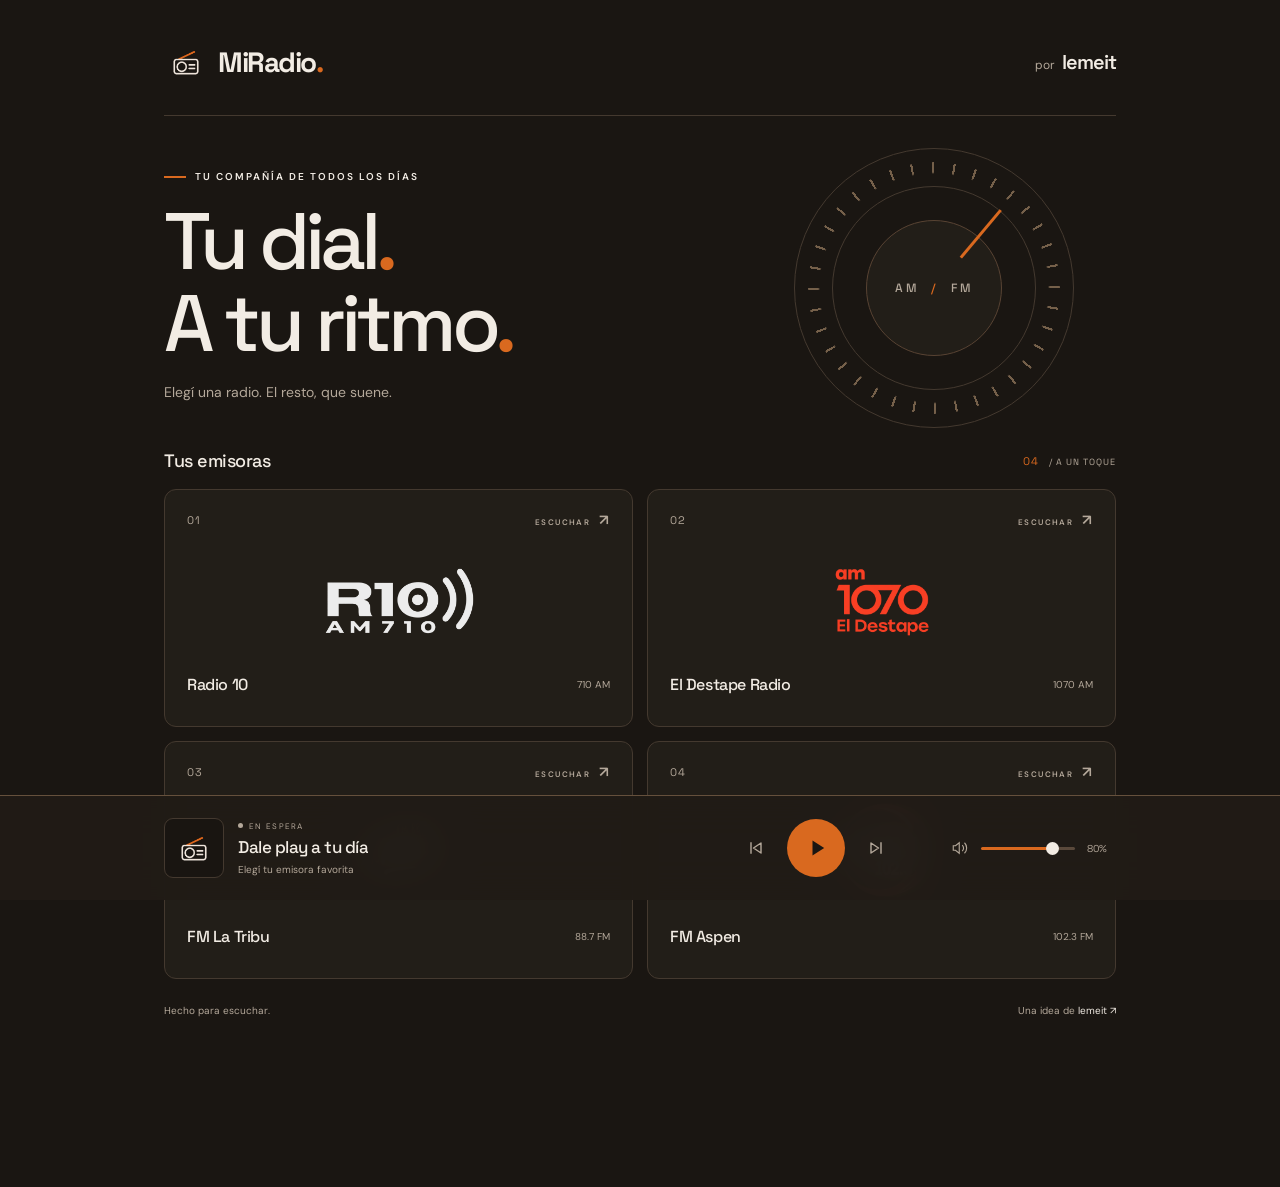
<file: index.html>
<!doctype html>
<html lang="es-AR">
<head>
<meta charset="utf-8">
<meta name="viewport" content="width=device-width, initial-scale=1, viewport-fit=cover">
<meta name="theme-color" content="#1a1612">
<meta name="description" content="Tus radios, a un toque. MiRadio por Lemeit.">
<meta name="mobile-web-app-capable" content="yes">
<meta name="apple-mobile-web-app-capable" content="yes">
<meta name="apple-mobile-web-app-status-bar-style" content="black-translucent">
<meta name="apple-mobile-web-app-title" content="MiRadio">
<title>MiRadio · Lemeit</title>
<link rel="manifest" href="./manifest.json">
<link rel="icon" type="image/png" href="./icon-192.png">
<link rel="apple-touch-icon" href="./icon-180.png">
<link rel="stylesheet" href="./styles.css">
<script src="./hls.min.js" defer></script>
<script src="./app.js" defer></script>
</head>
<body data-playback="off">
<div class="shell">
  <header class="topbar">
    <a class="brand" href="./" aria-label="MiRadio, inicio"><img src="./assets/miradio-mark-v2.png" width="44" height="44" alt=""><span>MiRadio<span class="brand-dot">.</span></span></a>
    <span class="signature">por <strong>lemeit</strong></span>
  </header>
  <main>
    <section class="intro" aria-labelledby="pageTitle">
      <p class="eyebrow"><span class="tiny-line"></span> TU COMPAÑÍA DE TODOS LOS DÍAS</p>
      <h1 id="pageTitle">Tu dial<span>.</span><br>A tu ritmo<span>.</span></h1>
      <p class="intro-copy">Elegí una radio. El resto, que suene.</p>
      <div class="dial" aria-hidden="true"><div class="dial-ticks"></div><span class="dial-pointer"></span><span class="dial-label">AM <i>/</i> FM</span></div>
    </section>
    <div id="offlineBar" role="status">Estás sin conexión. La radio necesita internet para transmitir.</div>
    <aside id="installBanner" aria-label="Instalar MiRadio"><span class="install-txt"><strong>Tu radio, siempre a mano.</strong><span>Agregá MiRadio a tu pantalla de inicio.</span></span><button id="installBtn" class="install-btn" type="button">Instalar</button><button id="dismissBtn" class="icon-btn" type="button" aria-label="Cerrar sugerencia de instalación">×</button></aside>
    <section class="stations" aria-labelledby="stationsTitle"><div class="section-heading"><h2 id="stationsTitle">Tus emisoras</h2><span>04 <span class="muted">/ A UN TOQUE</span></span></div><div id="grid" class="grid"></div></section>
  </main>
  <footer class="footer"><span>Hecho para escuchar.</span><span>Una idea de <a href="https://lemeit.ar" target="_blank" rel="noopener noreferrer">lemeit ↗</a></span></footer>
</div>
<section class="player" aria-label="Reproductor de radio"><div class="player-inner">
  <div class="now-playing"><div class="player-art-wrap"><img id="playerArt" class="player-art brand-art" src="./assets/miradio-mark-v2.png" alt=""></div><div class="now-info"><p class="now-status" role="status"><span id="dot" class="dot"></span><span id="pillTxt">en espera</span></p><h2 id="stationTitle">Dale play a tu día</h2><p id="stationFreq">Elegí tu emisora favorita</p></div></div>
  <div class="transport">
    <button class="icon-btn skip" id="prevBtn" type="button" aria-label="Emisora anterior"><svg viewBox="0 0 24 24" aria-hidden="true"><path d="M6 5v14M18 6l-9 6 9 6Z"/></svg></button>
    <button class="btn-play" id="playBtn" type="button" aria-label="Reproducir radio" aria-pressed="false"></button>
    <button class="icon-btn skip" id="nextBtn" type="button" aria-label="Emisora siguiente"><svg viewBox="0 0 24 24" aria-hidden="true"><path d="M18 5v14M6 6l9 6-9 6Z"/></svg></button>
  </div>
  <div class="volume"><svg viewBox="0 0 24 24" aria-hidden="true"><path d="M11 5 6 9H3v6h3l5 4V5ZM15 8a6 6 0 0 1 0 8M18 5a10 10 0 0 1 0 14"/></svg><label class="sr-only" for="vol">Volumen</label><input id="vol" type="range" min="0" max="100" value="80"><output id="volValue" for="vol">80%</output></div>
</div></section>
<audio id="aud" preload="none"></audio>
</body>
</html>
</file>
<file: styles.css>
@import url('https://fonts.googleapis.com/css2?family=DM+Sans:wght@400;500;600;700&family=Space+Grotesk:wght@400;500;600;700&display=swap');
:root {
  color-scheme:dark;
  --bg:#1a1612;
  --surface:#221e18;
  --cream:#f2ece4;
  --muted:#b4a89a;
  --orange:#d9691f;
  --line:#44392f;
  --font:'DM Sans',system-ui,sans-serif;
  --display:'Space Grotesk',system-ui,sans-serif
}

* {
  box-sizing:border-box
}
body {
  margin:0;
  background:var(--bg);
  color:var(--cream);
  font-family:var(--font);
  -webkit-font-smoothing:antialiased
}
button,input,a {
  -webkit-tap-highlight-color:transparent
}
button,input {
  font:inherit
}
button {
  color:inherit;
  cursor:pointer;
  touch-action:manipulation
}
a {
  color:inherit
}
button:focus-visible,a:focus-visible,input:focus-visible {
  outline:3px solid var(--orange);
  outline-offset:5px
}
.shell {
  max-width:1040px;
  margin:auto;
  padding:0 44px calc(170px + env(safe-area-inset-bottom))
}
.topbar {
  height:108px;
  display:flex;
  align-items:center;
  justify-content:space-between;
  border-bottom:1px solid var(--line)
}
.brand {
  display:flex;
  align-items:center;
  gap:10px;
  text-decoration:none;
  font-family:var(--display);
  font-size:28px;
  font-weight:700;
  letter-spacing:-1.5px
}
.brand img {
  object-fit:contain
}
.brand-dot {
  color:var(--orange)
}
.signature {
  font-size:12px;
  color:var(--muted);
  display:flex;
  align-items:baseline;
  gap:7px
}
.signature strong {
  font:600 20px var(--display);
  letter-spacing:-1px;
  color:var(--cream)
}
.intro {
  position:relative;
  padding:46px 0 40px;
  overflow:hidden
}
.eyebrow {
  margin:0 0 18px;
  font-size:10px;
  letter-spacing:2px;
  font-weight:600;
  display:flex;
  gap:9px;
  align-items:center
}
.tiny-line {
  width:22px;
  height:2px;
  background:var(--orange)
}
h1 {
  font:500 clamp(48px,7.5vw,80px)/1.02 var(--display);
  letter-spacing:-5px;
  margin:0
}
h1>span {
  color:var(--orange)
}
.intro-copy {
  font-size:14px;
  color:var(--muted);
  margin:19px 0 0
}
.dial {
  position:absolute;
  width:280px;
  height:280px;
  right:42px;
  top:32px;
  border:1px solid var(--line);
  border-radius:50%;
  display:grid;
  place-items:center
}
.dial:before {
  content:'';
  position:absolute;
  inset:37px;
  border:1px solid var(--line);
  border-radius:50%
}
.dial:after {
  content:'';
  position:absolute;
  inset:71px;
  border:1px solid #584333;
  border-radius:50%;
  background:var(--surface)
}
.dial-ticks {
  position:absolute;
  inset:13px;
  border-radius:50%;
  background:repeating-conic-gradient(from -1deg,#75604a 0deg 1deg,transparent 1deg 10deg);
  mask:radial-gradient(transparent 64%,#000 65%)
}
.dial-pointer {
  position:absolute;
  z-index:1;
  background:var(--orange);
  height:62px;
  width:3px;
  top:37px;
  transform:rotate(40deg);
  transform-origin:50% 103px
}
.dial-label {
  z-index:2;
  color:var(--muted);
  font:500 12px var(--display);
  letter-spacing:3px
}
.dial-label i {
  color:var(--orange);
  font-style:normal;
  margin:0 6px
}
.section-heading {
  display:flex;
  align-items:center;
  justify-content:space-between;
  margin:0 0 17px
}
.section-heading h2 {
  font:500 18px var(--display);
  margin:0;
  letter-spacing:-.5px
}
.section-heading>span {
  font:11px var(--display);
  letter-spacing:1px;
  color:var(--orange)
}
.muted {
  color:var(--muted);
  font-size:9px;
  margin-left:6px
}
.grid {
  display:grid;
  grid-template-columns:repeat(2,minmax(0,1fr));
  gap:14px
}
.tile {
  position:relative;
  display:flex;
  flex-direction:column;
  align-items:stretch;
  min-height:222px;
  border:1px solid var(--line);
  border-radius:12px;
  padding:20px 22px;
  background:var(--surface);
  text-align:left;
  transition:background .2s,border-color .2s,transform .2s;
  overflow:hidden
}
.tile:hover {
  border-color:#80634d;
  background:#2a231c;
  transform:translateY(-2px)
}
.tile.active {
  border-color:var(--orange);
  background:#302218
}
.tile-top,.tile-bottom {
  display:flex;
  align-items:center;
  justify-content:space-between;
  gap:12px
}
.station-number {
  font:11px var(--display);
  color:var(--muted);
  letter-spacing:1px
}
.tile-state {
  font-size:8px;
  letter-spacing:1.4px;
  color:var(--muted);
  font-weight:600
}
.tile-state span {
  font-size:15px;
  margin-left:5px
}
.tile.active .tile-state {
  color:#f59b5e
}
.tile-logo-wrap {
  height:128px;
  display:flex;
  align-items:center;
  justify-content:center;
  padding:15px 15px 20px
}
.tile-logo {
  display:block;
  width:145px;
  height:90px;
  object-fit:contain
}
.tile.radio10 .tile-logo {
  width:170px;
  filter:brightness(0) invert(.93)
}
.tile.destape .tile-logo {
  width:90px;
  height:90px;
  border-radius:50%
}
.tile.tribu .tile-logo {
  width:100px;
  height:100px;
  border-radius:50%;
  mix-blend-mode:screen
}
.tile.aspen .tile-logo {
  width:106px;
  height:100px;
  mix-blend-mode:screen
}
.station-name {
  font:500 16px var(--display);
  letter-spacing:-.4px
}
.tile-freq {
  font-size:10px;
  color:var(--muted);
  white-space:nowrap
}
.tile-wave {
  position:absolute;
  bottom:51px;
  right:23px;
  display:flex;
  align-items:center;
  gap:3px;
  height:15px;
  opacity:0
}
.tile-wave i {
  display:block;
  width:2px;
  height:3px;
  background:var(--orange);
  border-radius:1px
}
body[data-playback=on] .tile.active .tile-wave {
  opacity:1
}
.footer {
  display:flex;
  justify-content:space-between;
  gap:12px;
  margin-top:25px;
  color:var(--muted);
  font-size:10px
}
.footer a {
  text-decoration:none;
  color:var(--cream)
}

.player {
  position:fixed;
  bottom:0;
  left:0;
  right:0;
  background:#211c16f5;
  border-top:1px solid #65503c;
  backdrop-filter:blur(20px);
  padding:22px 30px calc(22px + env(safe-area-inset-bottom));
  z-index:10
}
.player-inner {
  max-width:952px;
  margin:auto;
  display:flex;
  align-items:center;
  gap:30px
}
.now-playing {
  display:flex;
  align-items:center;
  gap:14px;
  flex:1;
  min-width:0
}
.player-art-wrap {
  flex:none;
  width:60px;
  height:60px;
  border:1px solid var(--line);
  border-radius:9px;
  background:#191511;
  display:grid;
  place-items:center;
  overflow:hidden
}
.player-art {
  width:44px;
  height:44px;
  object-fit:contain
}
.player-art.destape,.player-art.tribu {
  border-radius:50%
}
.player-art.radio10 {
  filter:brightness(0) invert(.93)
}
.player-art.aspen,.player-art.tribu {
  mix-blend-mode:screen
}
.now-info {
  min-width:0
}
.now-status {
  display:flex;
  align-items:center;
  gap:6px;
  font-size:8px;
  letter-spacing:1.3px;
  text-transform:uppercase;
  color:var(--muted);
  margin:0 0 5px
}
.dot {
  width:5px;
  height:5px;
  background:var(--muted);
  border-radius:50%;
  flex:none
}
.dot.on {
  background:var(--orange);
  box-shadow:0 0 0 3px #d9691f20
}
.dot.buf {
  background:#e4af6d;
  animation:blink 1s infinite
}
.dot.err {
  background:#f1816b
}
.now-info h2 {
  font:500 17px var(--display);
  letter-spacing:-.5px;
  margin:0;
  white-space:nowrap;
  overflow:hidden;
  text-overflow:ellipsis
}
.now-info>p:last-child {
  font-size:10px;
  color:var(--muted);
  margin:5px 0 0
}
.transport {
  display:flex;
  align-items:center;
  gap:10px
}
.icon-btn {
  display:grid;
  place-items:center;
  width:42px;
  height:42px;
  border:0;
  background:transparent;
  border-radius:50%;
  color:var(--muted);
  font-size:22px
}
.icon-btn:hover {
  color:var(--cream);
  background:#ffffff08
}
.icon-btn svg {
  width:20px;
  height:20px;
  fill:none;
  stroke:currentColor;
  stroke-width:1.7;
  stroke-linejoin:round
}
.btn-play {
  width:58px;
  height:58px;
  display:grid;
  place-items:center;
  border:0;
  border-radius:50%;
  background:var(--orange);
  color:#1a1612;
  transition:transform .15s,background .15s
}
.btn-play:hover {
  background:#ee863e
}
.btn-play:active {
  transform:scale(.94)
}
.btn-play svg {
  width:28px;
  height:28px
}
.volume {
  display:flex;
  align-items:center;
  gap:10px;
  width:165px;
  margin-left:24px
}
.volume svg {
  width:18px;
  height:18px;
  fill:none;
  stroke:var(--muted);
  stroke-width:1.5;
  flex:none
}
.volume output {
  font:10px var(--display);
  color:var(--muted);
  min-width:29px
}
.volume input {
  width:100%;
  min-width:0;
  appearance:none;
  height:3px;
  border-radius:2px;
  background:linear-gradient(to right,var(--orange) var(--volume,80%),#5a493b var(--volume,80%));
  cursor:pointer
}
.volume input::-webkit-slider-thumb {
  appearance:none;
  height:13px;
  width:13px;
  background:var(--cream);
  border-radius:50%
}
.volume input::-moz-range-thumb {
  height:13px;
  width:13px;
  background:var(--cream);
  border:0;
  border-radius:50%
}
.sr-only {
  position:absolute;
  width:1px;
  height:1px;
  padding:0;
  margin:-1px;
  overflow:hidden;
  clip:rect(0,0,0,0);
  white-space:nowrap;
  border:0
}
#offlineBar {
  display:none;
  border-left:2px solid #f1816b;
  padding:12px 14px;
  margin-bottom:22px;
  font-size:12px;
  background:#f1816b0d;
  color:#f4b4a7
}
#offlineBar.show {
  display:block
}
#installBanner {
  display:none;
  align-items:center;
  gap:12px;
  margin:0 0 23px;
  padding:14px;
  border:1px solid #5e4028;
  border-radius:10px;
  background:#302218
}
#installBanner.show {
  display:flex
}
.install-txt {
  flex:1
}
.install-txt strong,.install-txt span {
  display:block
}
.install-txt strong {
  font-size:12px;
  font-weight:500
}
.install-txt span {
  font-size:10px;
  color:var(--muted);
  margin-top:4px
}
.install-btn {
  border:1px solid #95603b;
  border-radius:6px;
  background:transparent;
  padding:9px 12px;
  font-size:11px
}
.install-btn:hover {
  background:#d9691f20
}
#installBanner .icon-btn {
  width:28px;
  height:30px;
  flex:none
}
audio {
  display:none
}
@keyframes blink {
  50% {
  opacity:.3
}

}

@media(min-width:1200px) {
  .shell {
  padding-top:8px
}
.intro {
  padding-top:54px;
  padding-bottom:48px
}
.tile {
  min-height:238px
}
.tile-logo-wrap {
  height:144px
}

}

@media(max-width:700px) {
  .shell {
  padding:0 22px calc(210px + env(safe-area-inset-bottom))
}
.topbar {
  height:80px
}
.brand {
  font-size:25px
}
.brand img {
  width:37px;
  height:37px
}
.signature strong {
  font-size:17px
}
.intro {
  padding:31px 0 29px
}
.eyebrow {
  font-size:8px;
  letter-spacing:1.2px;
  gap:7px;
  margin-bottom:15px
}
h1 {
  font-size:54px;
  letter-spacing:-3.5px
}
.intro-copy {
  font-size:12px;
  margin-top:15px
}
.dial {
  width:153px;
  height:153px;
  right:-62px;
  top:64px;
  opacity:.65
}
.dial:before {
  inset:23px
}
.dial:after {
  inset:44px
}
.dial-ticks {
  inset:8px
}
.dial-pointer {
  height:34px;
  top:20px;
  transform-origin:50% 56px
}
.dial-label {
  font-size:7px;
  letter-spacing:1px
}
.dial-label i {
  margin:0 2px
}
.section-heading {
  margin-bottom:13px
}
.section-heading h2 {
  font-size:16px
}
.grid {
  gap:10px
}
.tile {
  min-height:184px;
  padding:14px 13px;
  border-radius:10px
}
.tile-top {
  gap:5px
}
.station-number {
  font-size:9px
}
.tile-state {
  font-size:6.5px;
  letter-spacing:.8px
}
.tile-state span {
  font-size:12px
}
.tile-logo-wrap {
  height:105px;
  padding:12px 7px 15px
}
.tile.radio10 .tile-logo {
  width:126px;
  height:74px
}
.tile.destape .tile-logo {
  width:74px;
  height:74px
}
.tile.tribu .tile-logo {
  width:80px;
  height:80px
}
.tile.aspen .tile-logo {
  width:87px;
  height:80px
}
.tile-bottom {
  display:block
}
.station-name {
  display:block;
  font-size:14px
}
.tile-freq {
  display:block;
  font-size:9px;
  margin-top:4px
}
.tile-wave {
  bottom:21px;
  right:14px
}
.footer {
  margin-top:21px;
  font-size:9px
}
.player {
  padding:15px 22px calc(15px + env(safe-area-inset-bottom))
}
.player-inner {
  display:grid;
  grid-template-columns:minmax(0,1fr) auto;
  gap:14px 10px
}
.player-art-wrap {
  width:46px;
  height:46px
}
.player-art {
  width:34px;
  height:34px
}
.now-playing {
  gap:10px
}
.now-info h2 {
  font-size:14px
}
.now-info>p:last-child {
  font-size:9px
}
.now-status {
  font-size:7px
}
.transport {
  gap:0
}
.btn-play {
  width:46px;
  height:46px
}
.btn-play svg {
  width:25px;
  height:25px
}
.skip {
  width:30px;
  height:42px
}
.skip svg {
  width:17px;
  height:17px
}
.volume {
  grid-column:1/-1;
  margin-left:0;
  width:100%;
  gap:13px
}
.volume input {
  height:3px
}
.volume svg {
  width:15px;
  height:15px
}
.volume output {
  font-size:9px
}
.volume input::-webkit-slider-thumb {
  height:14px;
  width:14px
}
#installBanner {
  gap:8px;
  padding:10px
}
.install-txt strong {
  font-size:10px
}
.install-txt span {
  font-size:9px
}
.install-btn {
  font-size:10px;
  padding:9px
}

}

@media(max-width:350px) {
  .shell {
  padding-left:16px;
  padding-right:16px
}
.tile {
  padding:12px 10px
}
.tile.radio10 .tile-logo {
  width:108px
}
.station-name {
  font-size:12px
}
.tile-state {
  font-size:6px
}
.player {
  padding-left:16px;
  padding-right:16px
}
.now-info h2 {
  font-size:12px
}
h1 {
  font-size:48px
}
.signature {
  font-size:10px
}

}

@media(max-height:740px) and (max-width:700px) {
  .intro {
  padding-top:23px;
  padding-bottom:23px
}
h1 {
  font-size:46px
}
.eyebrow {
  margin-bottom:12px
}
.tile {
  min-height:164px
}
.tile-logo-wrap {
  height:86px
}
.tile.destape .tile-logo {
  height:64px;
  width:64px
}
.tile.tribu .tile-logo {
  height:70px;
  width:70px
}
.tile.aspen .tile-logo {
  height:70px
}
.tile.radio10 .tile-logo {
  height:64px
}
.topbar {
  height:70px
}

}

.tile.destape .tile-logo {
  width:116px;
  height:100px;
  border-radius:0
}
.player-art.destape {
  border-radius:0
}

.tile.tribu .tile-logo {
  clip-path:circle(48%)
}

@media(max-width:700px) {
  .tile.destape .tile-logo {
  width:99px;
  height:84px
}

}

@media(max-width:700px) {
  .skip {
  width:40px;
  min-height:44px
}

}

@media(max-height:740px) and (max-width:700px) {
  .tile.destape .tile-logo {
  width:88px;
  height:74px
}

}

@media(prefers-reduced-motion:reduce) {
  *,*:before,*:after {
  animation:none!important;
  transition:none!important;
  scroll-behavior:auto!important
}
.tile:hover {
  transform:none
}

}
</file>
